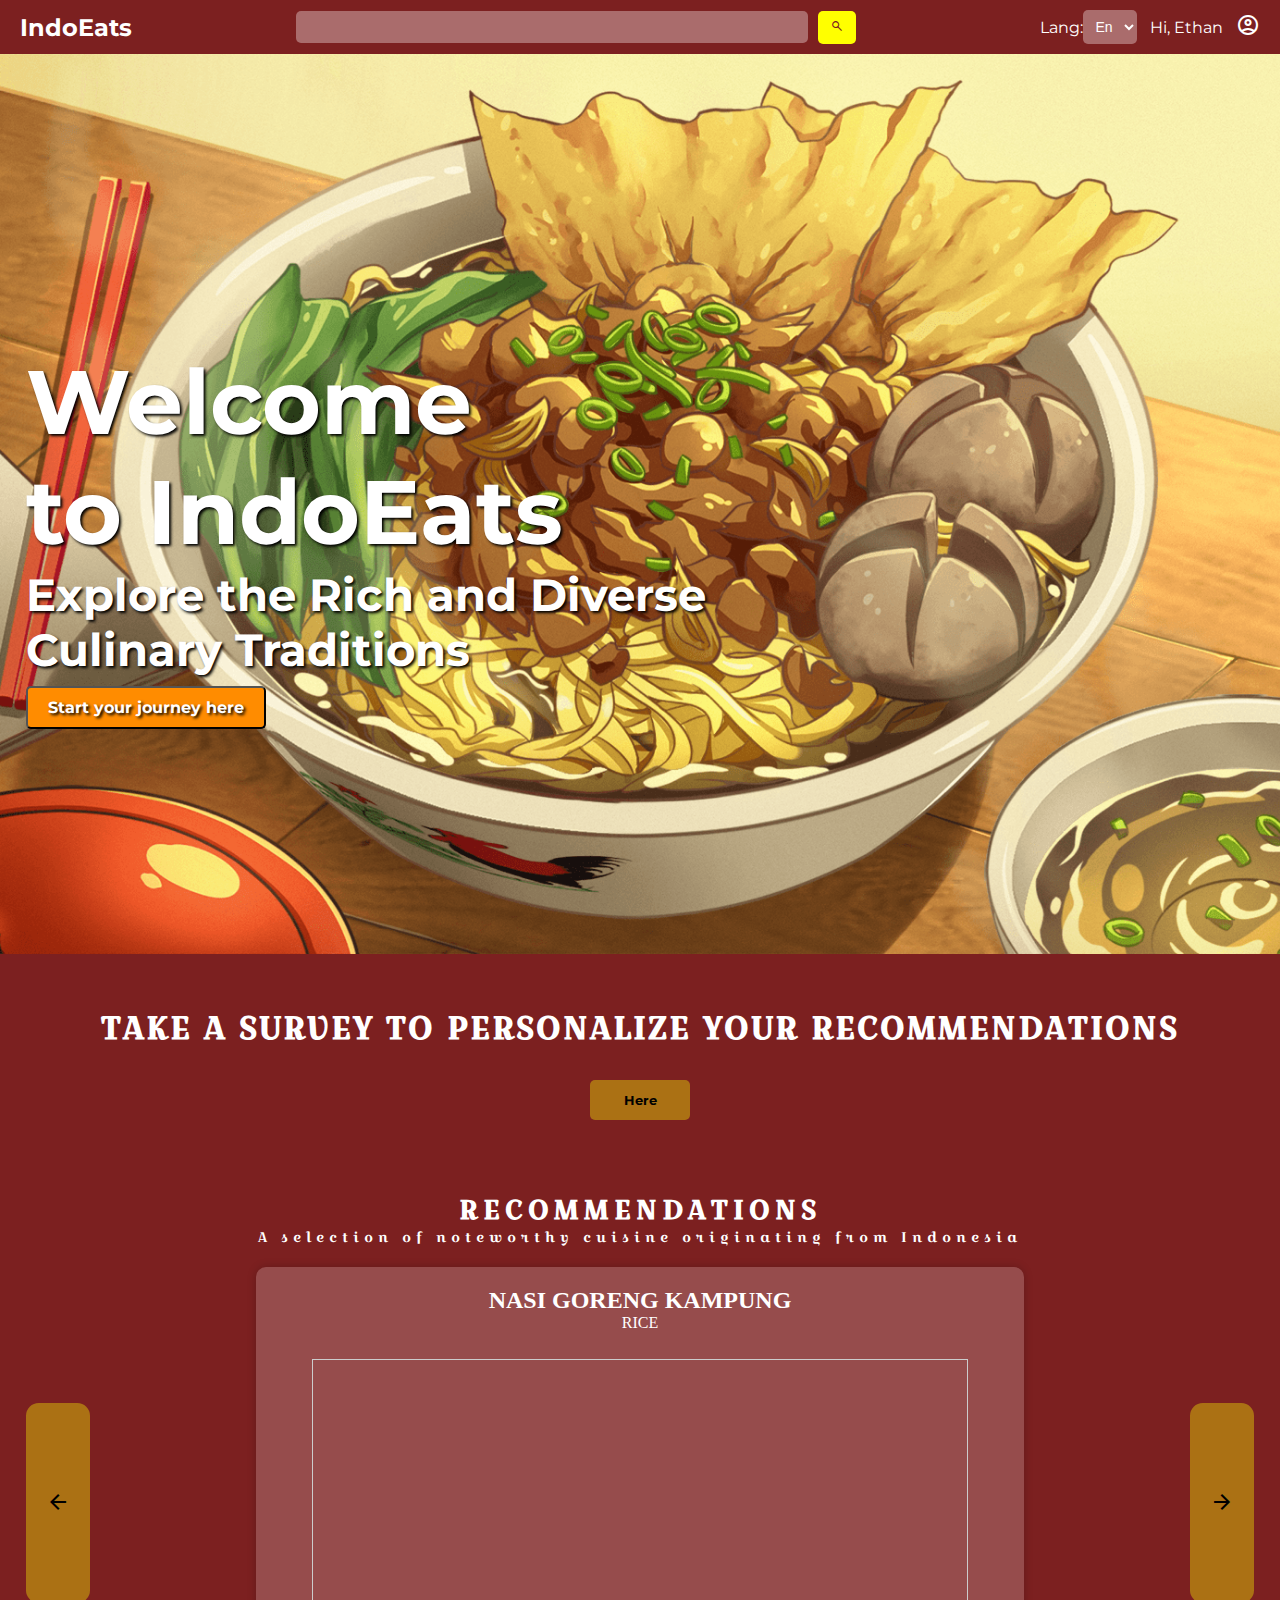
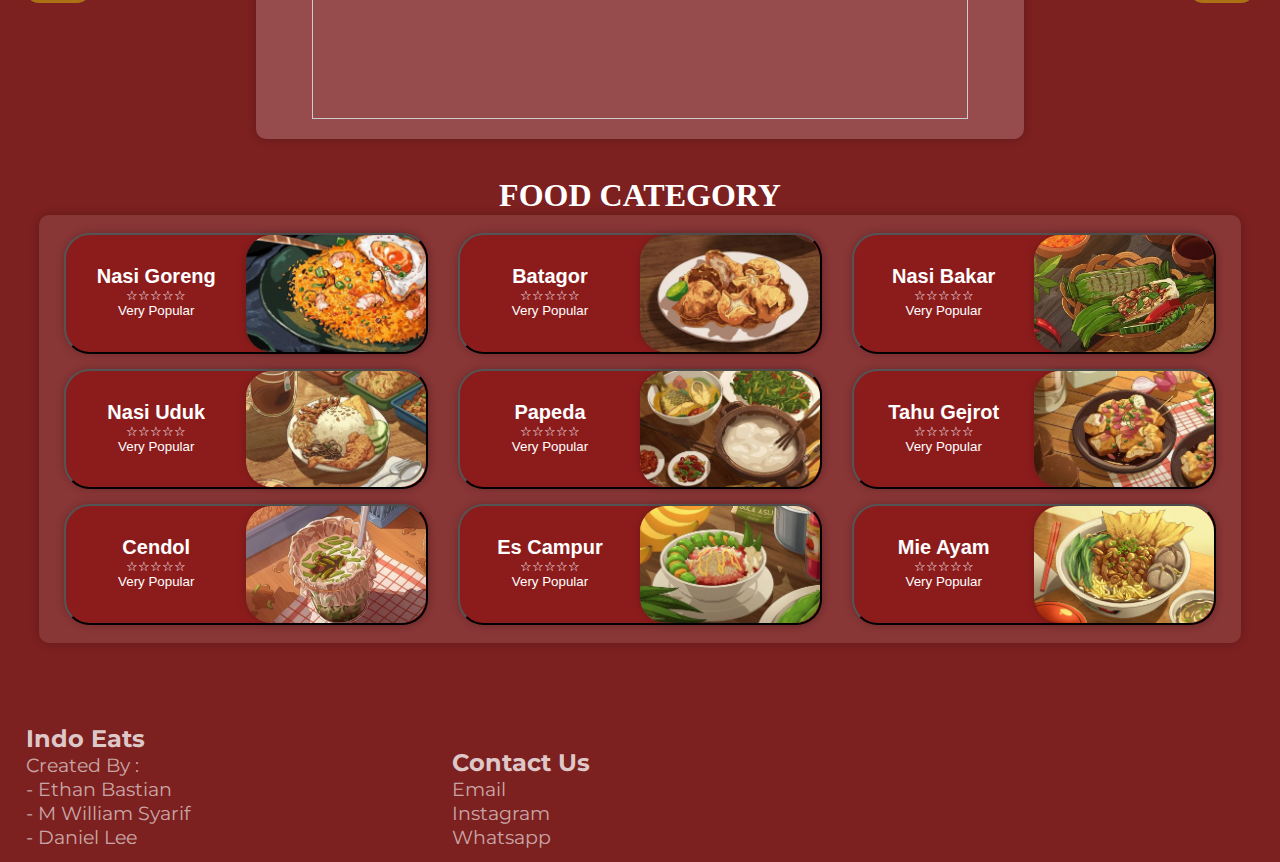
<file: index.html>
<!DOCTYPE html>
<html lang="en">
<head>
    <meta charset="UTF-8">
    <meta name="viewport" content="width=device-width, initial-scale=1.0">
    <link rel="stylesheet" href="style.css">
    <title>Flavours of Indonesia</title>
    <link rel="preconnect" href="https://fonts.googleapis.com">
    <link rel="preconnect" href="https://fonts.gstatic.com" crossorigin>
    <link href="https://fonts.googleapis.com/css2?family=Montserrat:ital,wght@0,300;0,500;0,600;1,300&display=swap" rel="stylesheet">
    <link rel="stylesheet" href="https://fonts.googleapis.com/css2?family=Material+Symbols+Outlined:opsz,wght,FILL,GRAD@24,400,0,0" />
    <link rel="preconnect" href="https://fonts.googleapis.com">
    <link rel="preconnect" href="https://fonts.gstatic.com" crossorigin>
    <link href="https://fonts.googleapis.com/css2?family=Merriweather:wght@300&display=swap" rel="stylesheet">
    <script src="script.js"></script>
    <link rel="apple-touch-icon" sizes="180x180" href="assets/favicon/apple-touch-icon.png">
    <link rel="icon" type="image/png" sizes="32x32" href="assets/favicon/favicon-32x32.png">
    <link rel="icon" type="image/png" sizes="16x16" href="assets/favicon/favicon-16x16.png">
    <link rel="manifest" href="assets/favicon/site.webmanifest">
    <link rel="preconnect" href="https://fonts.googleapis.com">
    <link rel="preconnect" href="https://fonts.gstatic.com" crossorigin>
    <link rel="preconnect" href="https://fonts.googleapis.com">
    <link rel="preconnect" href="https://fonts.gstatic.com" crossorigin>
    <link href="https://fonts.googleapis.com/css2?family=Croissant+One&display=swap" rel="stylesheet">
    <link href="https://fonts.googleapis.com/css2?family=Montserrat&display=swap" rel="stylesheet">
    <link rel="stylesheet" href="https://fonts.googleapis.com/css2?family=Material+Symbols+Outlined:opsz,wght,FILL,GRAD@24,400,0,0" />
    <link rel="stylesheet" href="https://fonts.googleapis.com/css2?family=Material+Symbols+Outlined:opsz,wght,FILL,GRAD@24,400,0,0" />
    <link rel="stylesheet" href="https://fonts.googleapis.com/css2?family=Material+Symbols+Outlined:opsz,wght,FILL,GRAD@24,400,0,0" />

<!-- P WILLIAM ASW -->

</head>
<body>
    <header>
        <nav class="navbar">
            <div class="logo">
                <a href="#" id="title-navbar">IndoEats</a>
            </div>
            <div class="search-box">
                <div class="search-input">
                    <input type="text">
                    <span class="placeholder-fade"></span>
                </div>
                <button type="submit" class="search-button">
                    <span class="material-symbols-outlined">search</span>
                </button>
            </div>
            <div class="language-switcher">
                <label for="language-toggle">Lang:</label>
                <select id="language-toggle">
                    <option value="en">En</option>
                    <option value="es">Es</option>
                    <option value="fr">Fr</option>
                </select>
                <div class="navbar-username">
                    <p> Hi, Ethan </p>
                    <p class="navbar-profile-pict"> 
                        <span class="material-symbols-outlined">
                            account_circle
                            </span>
                    </p>
                </div>
            </div>

        </nav>
    </header>

    <nav class="mobile-navbar-top">
        <div class="navbar-username">
            <p> Hi, Ethan </p>
            <p class="navbar-profile-pict"> 
                <span class="material-symbols-outlined">
                    account_circle
                    </span>
            </p>
        </div>
    </nav>
    
    <nav class="mobile-navbar-bottom">
        <div class="search-box">
            <div class="search-input">
                <input type="text">
                <span class="placeholder-fade"></span>
            </div>
            <button type="submit" class="search-button">
                <span class="material-symbols-outlined">search</span>
            </button>
        </div>
    </nav>

    <div class="home">
        <div class="button">
            <button id="scroll-button">Start your journey here</button>
        </div>
        <h2>Explore the Rich and Diverse Culinary Traditions</h2>
        <h1>Welcome to IndoEats</h1>
    </div>

    <div class="form-referer">
        <h1>TAKE A SURVEY TO PERSONALIZE YOUR RECOMMENDATIONS</h1>
        <a href="form.html" ><button>Here</button></a>
    </div>

    <div class="recommendation-header">
        <h1>RECOMMENDATIONS</h1>
        <p>A selection of noteworthy cuisine originating from Indonesia</p>
    </div>

    <div class="recomendation-part">
        <button class="scroll-button-left" onclick="scrollContent('left')"><span class="material-symbols-outlined">
            arrow_back
            </span>
        </button>


        <div class="recomendation" id="next-section">
            <div class="recomendation-box-header">
                <h2 class="dish-name">NASI GORENG KAMPUNG</h2>
                <p class="dish-category"> RICE</p>
            </div>
            
            <div class="rec-box-bottom">
                <iframe src="https://www.google.com/maps/embed?pb=!1m18!1m12!1m3!1d3984.4206921549735!2d104.75926447651091!3d-2.9806537320524624!2m3!1f0!2f0!3f0!3m2!1i1024!2i768!4f13.1!3m3!1m2!1s0x2e3b761205c9b9b1%3A0xd6b7a78ad73e9608!2sNasi%20Goreng%20Mang%20Ujuk!5e0!3m2!1sen!2sid!4v1696070891512!5m2!1sen!2sid" width="100%" height="100%" style="border:0;" allowfullscreen="" loading="lazy" referrerpolicy="no-referrer-when-downgrade"></iframe>
            </div>
            
            
            
        </div>
        <button class="scroll-button-right" onclick="scrollContent('right')"><span class="material-symbols-outlined">
            arrow_forward
            </span></button>

        
        </div>
        <div class="mobile-button">
            <button class="scroll-button-left" onclick="scrollContent('left')"><span class="material-symbols-outlined">
                arrow_back
                </span>
            </button>
            <button class="scroll-button-right" onclick="scrollContent('right')"><span class="material-symbols-outlined">
                arrow_forward
                </span></button>
        </div>

    <div class="category"> 
        <h1>FOOD CATEGORY</h1>
        <div class="list-category">
            <div class="nasi">
                <button class="rec-new">
                    <div class="rec-left">
                        <h1 class="rec-title">Nasi Goreng</h1>
                        <p>☆☆☆☆☆</p>
                        <p>Very Popular</p>
                    </div>
                    <div class="rec-right">
                        <img src="assets/photo/nasi-goreng.jpg" alt="" class="desc-img">
                    </div>
                
                </button>
            </div>
            <div class="nasi">
                <button class="rec-new">
                    <div class="rec-left">
                        <h1 class="rec-title">Batagor</h1>
                        <p>☆☆☆☆☆</p>
                        <p>Very Popular</p>
                    </div>
                    <div class="rec-right">
                        <img src="assets/photo/batagor.jpg" alt="" class="desc-img">
                    </div>
                
                </button>
            </div>
            <div class="nasi">
                <button class="rec-new">
                    <div class="rec-left">
                        <h1 class="rec-title">Nasi Bakar</h1>
                        <p>☆☆☆☆☆</p>
                        <p>Very Popular</p>
                    </div>
                    <div class="rec-right">
                        <img src="assets/photo/nasi-bakar.jpg" alt="" class="desc-img">
                    </div>
                
                </button>
            </div>
            <div class="nasi">
                <button class="rec-new">
                    <div class="rec-left">
                        <h1 class="rec-title">Nasi Uduk</h1>
                        <p>☆☆☆☆☆</p>
                        <p>Very Popular</p>
                    </div>
                    <div class="rec-right">
                        <img src="assets/photo/nasi-uduk.jpg" alt="" class="desc-img">
                    </div>
                
                </button>
            </div>
            <div class="nasi">
                <button class="rec-new">
                    <div class="rec-left">
                        <h1 class="rec-title">Papeda</h1>
                        <p>☆☆☆☆☆</p>
                        <p>Very Popular</p>
                    </div>
                    <div class="rec-right">
                        <img src="assets/photo/papeda.jpg" alt="" class="desc-img">
                    </div>
                
                </button>
            </div>
            <div class="nasi">
                <button class="rec-new">
                    <div class="rec-left">
                        <h1 class="rec-title">Tahu Gejrot</h1>
                        <p>☆☆☆☆☆</p>
                        <p>Very Popular</p>
                    </div>
                    <div class="rec-right">
                        <img src="assets/photo/tahu-gejrot.jpg" alt="" class="desc-img">
                    </div>
                
                </button>
            </div>
            <div class="nasi">
                <button class="rec-new">
                    <div class="rec-left">
                        <h1 class="rec-title">Cendol</h1>
                        <p>☆☆☆☆☆</p>
                        <p>Very Popular</p>
                    </div>
                    <div class="rec-right">
                        <img src="assets/photo/cendol.jpg" alt="" class="desc-img">
                    </div>
                
                </button>
            </div>
            <div class="nasi">
                <button class="rec-new">
                    <div class="rec-left">
                        <h1 class="rec-title">Es Campur</h1>
                        <p>☆☆☆☆☆</p>
                        <p>Very Popular</p>
                    </div>
                    <div class="rec-right">
                        <img src="assets/photo/es-campur.jpg" alt="" class="desc-img">
                    </div>
                
                </button>
            </div>
            <div class="nasi">
                <button class="rec-new">
                    <div class="rec-left">
                        <h1 class="rec-title">Mie Ayam</h1>
                        <p>☆☆☆☆☆</p>
                        <p>Very Popular</p>
                    </div>
                    <div class="rec-right">
                        <img src="assets/photo/home.png" alt="" class="desc-img">
                    </div>
                
                </button>
            </div>
        </div>
    </div>

   
    <footer class="desktop-footer">
        <div class="object-left">
            
        </div>
        <div class="left">
            <h2>Indo Eats</h2>
            <ul>
                <li><p>Created By :</p></li>
                <li><p>- Ethan Bastian</p></li>
                <li><p>- M William Syarif</p></li>
                <li><p>- Daniel Lee</p></li>
              </ul>
        </div>
        <!-- <div class="middle">
            <h2>Indo Eats</h2>
            <ul>
                <li><p>Created By :</p></li>
                <li><p>- Ethan Bastian</p></li>
                <li><p>- M William Syarif</p></li>
                <li><p>- Daniel Lee</p></li>
              </ul>
        </div> -->
        <div class="right">
            <h2>Contact Us</h2>
            <ul>
                <li><p><a href="mailto:ethanbastian11@gmail.com">Email</a></p></li>
                <li><p><a href="https://instagram.com/bastianeth__">Instagram</a></p></li>
                <li><p><a href="https://wa.me/6281368449686">Whatsapp</a></p></li>
              </ul>
        </div>
    </footer>

    <footer class="mobile-footer">
        <div class="object-left">
            <div class="left">
                <h2>Indo Eats</h2>
                <ul>
                    <li><p>Created By :</p></li>
                    <li><p>- Ethan Bastian</p></li>
                    <li><p>- Daniel Lee</p></li>
                    <li><p>- M William Syarif</p></li>
                </ul>
            </div>
            <!-- <div class="middle">
                <h2>Indo Eats</h2>
                <ul>
                    <li><p>Created By :</p></li>
                    <li><p>- Ethan Bastian</p></li>
                    <li><p>- M William Syarif</p></li>
                    <li><p>- Daniel Lee</p></li>
                </ul>
            </div> -->
        </div>
            

        <div class="right">
            <h2>Contact Us</h2>
            <ul>
                <li><p><a href="https://wa.me/6281368449686">Whatsapp</a></p></li>
                <li><p><a href="https://instagram.com/bastianeth__">Instagram</a></p></li>
                <li><p><a href="mailto:ethanbastian11@gmail.com">Email</a></p></li>
              </ul>
        </div>
    </footer>
</body>
</html>
</file>
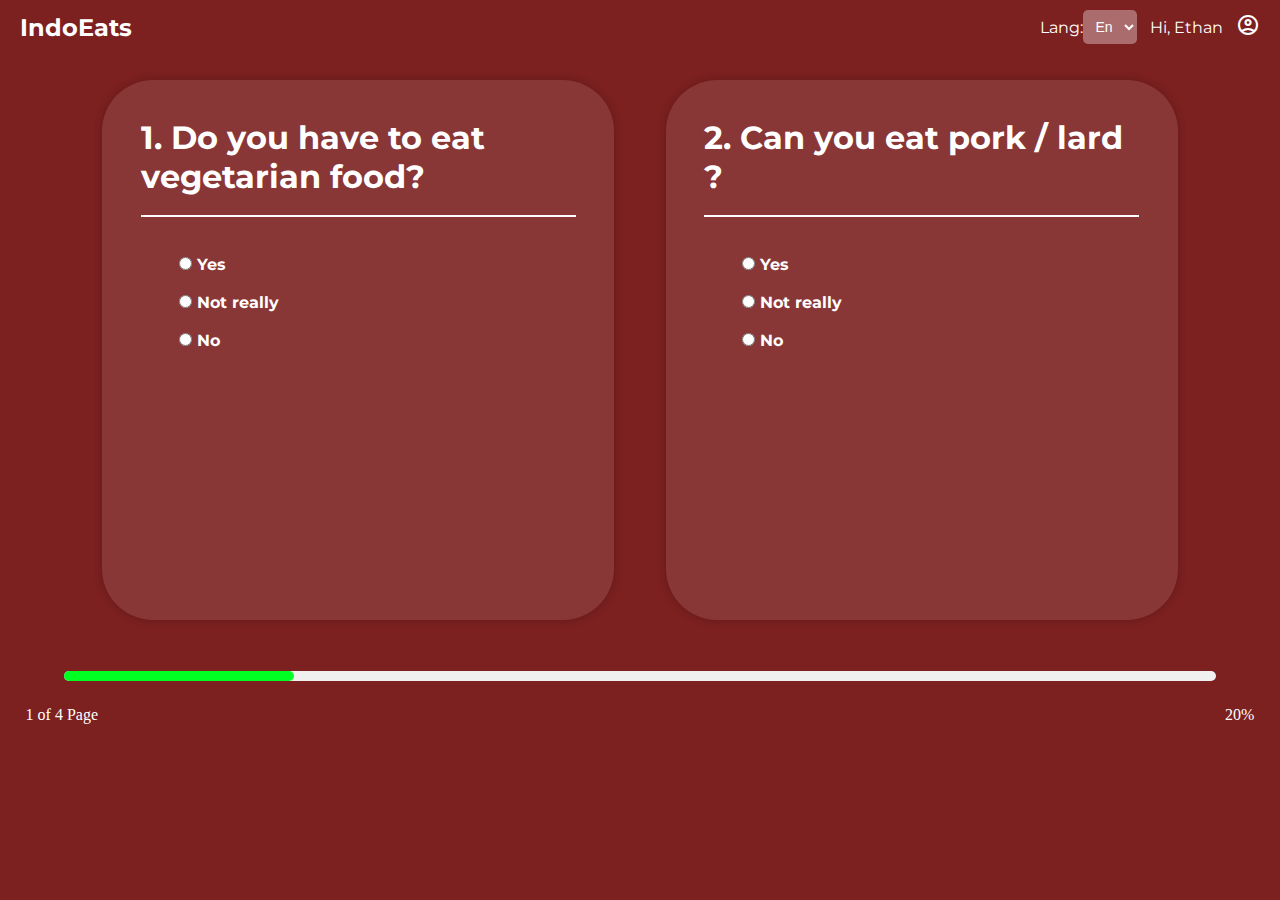
<file: form.html>
<!DOCTYPE html>
<html lang="en">
<head>
    <meta charset="UTF-8">
    <meta name="viewport" content="width=device-width, initial-scale=1.0">
    <link rel="stylesheet" href="style.css">
    <link rel="preconnect" href="https://fonts.googleapis.com">
    <link rel="preconnect" href="https://fonts.gstatic.com" crossorigin>
    <link href="https://fonts.googleapis.com/css2?family=Montserrat:ital,wght@0,300;0,500;0,600;1,300&display=swap" rel="stylesheet">
    <link rel="stylesheet" href="https://fonts.googleapis.com/css2?family=Material+Symbols+Outlined:opsz,wght,FILL,GRAD@24,400,0,0" />
    <link rel="preconnect" href="https://fonts.googleapis.com">
    <link rel="preconnect" href="https://fonts.gstatic.com" crossorigin>
    <link href="https://fonts.googleapis.com/css2?family=Merriweather:wght@300&display=swap" rel="stylesheet">
    <script src="script.js"></script>
    <link rel="apple-touch-icon" sizes="180x180" href="assets/favicon/apple-touch-icon.png">
    <link rel="icon" type="image/png" sizes="32x32" href="assets/favicon/favicon-32x32.png">
    <link rel="icon" type="image/png" sizes="16x16" href="assets/favicon/favicon-16x16.png">
    <link rel="manifest" href="assets/favicon/site.webmanifest">
    <link rel="preconnect" href="https://fonts.googleapis.com">
    <link rel="preconnect" href="https://fonts.gstatic.com" crossorigin>
    <link rel="preconnect" href="https://fonts.googleapis.com">
    <link rel="preconnect" href="https://fonts.gstatic.com" crossorigin>
    <link href="https://fonts.googleapis.com/css2?family=Croissant+One&display=swap" rel="stylesheet">
    <link href="https://fonts.googleapis.com/css2?family=Montserrat&display=swap" rel="stylesheet">
    <link rel="stylesheet" href="https://fonts.googleapis.com/css2?family=Material+Symbols+Outlined:opsz,wght,FILL,GRAD@24,400,0,0" />
    <link rel="stylesheet" href="https://fonts.googleapis.com/css2?family=Material+Symbols+Outlined:opsz,wght,FILL,GRAD@24,400,0,0" />
    <link rel="stylesheet" href="https://fonts.googleapis.com/css2?family=Material+Symbols+Outlined:opsz,wght,FILL,GRAD@24,400,0,0" />
    <meta charset="UTF-8">
    <meta name="viewport" content="width=device-width, initial-scale=1.0">
    <title>Survey</title>

    
</head>
<body class="form">
    <header>
        <nav class="navbar">
            <div class="logo">
                <a href="index.html" id="title-navbar">IndoEats</a>
            </div>
            <!-- <div class="search-box">
                <div class="search-input">
                    <input type="text">
                    <span class="placeholder-fade"></span>
                </div>
                <button type="submit" class="search-button">
                    <span class="material-symbols-outlined">search</span>
                </button>
            </div> -->
            <div class="language-switcher">
                <label for="language-toggle">Lang:</label>
                <select id="language-toggle">
                    <option value="en">En</option>
                    <option value="es">Es</option>
                    <option value="fr">Fr</option>
                </select>
                <div class="navbar-username">
                    <p> Hi, Ethan </p>
                    <p class="navbar-profile-pict"> 
                        <span class="material-symbols-outlined">
                            account_circle
                            </span>
                    </p>
                </div>
            </div>

        </nav>
    </header>

    <nav class="mobile-navbar-top">
        <div class="navbar-username">
            <p> Hi, Ethan </p>
            <p class="navbar-profile-pict"> 
                <span class="material-symbols-outlined">
                    account_circle
                    </span>
            </p>
        </div>
    </nav>
    
    <nav class="mobile-navbar-bottom">
        <div class="search-box">
            <div class="search-input">
                <input type="text">
                <span class="placeholder-fade"></span>
            </div>
            <button type="submit" class="search-button">
                <span class="material-symbols-outlined">search</span>
            </button>
        </div>
    </nav>

    <div class="quiz">
        <div class="quiz-left">
            <div class="question">
                <h1>1. Do you have to eat vegetarian food?</h1>
                <br>
                <hr style="border: 1px solid #ffffff;">
                <form class="awnser">
                    <label>
                        <input type="radio" name="answer" value="yes"> Yes
                    </label>
                    <br>
                    <label>
                        <input type="radio" name="answer" value="not-really"> Not really
                    </label>
                    <br>
                    <label>
                        <input type="radio" name="answer" value="no"> No
                    </label>
                </form>
            </div>
            
        </div>
        <div class="quiz-right">
            <div class="question">
                <h1>2. Can you eat pork / lard ?</h1>
                <br>
                <hr style="border: 1px solid #ffffff;">
                <form class="awnser">
                    <label>
                        <input type="radio" name="answer" value="yes"> Yes
                    </label>
                    <br>
                    <label>
                        <input type="radio" name="answer" value="not-really"> Not really
                    </label>
                    <br>
                    <label>
                        <input type="radio" name="answer" value="no"> No
                    </label>
                </form>
            </div>
            
        </div>
    </div>
    <div class="status">
        <div class="statusbar">
            <div class="progressbar"></div>
        </div>
    </div>

    <div class="bottom-stats">
        <p>1 of 4 Page</p>
        <p>20%</p>
    </div>
    
</body>
</html>
</file>
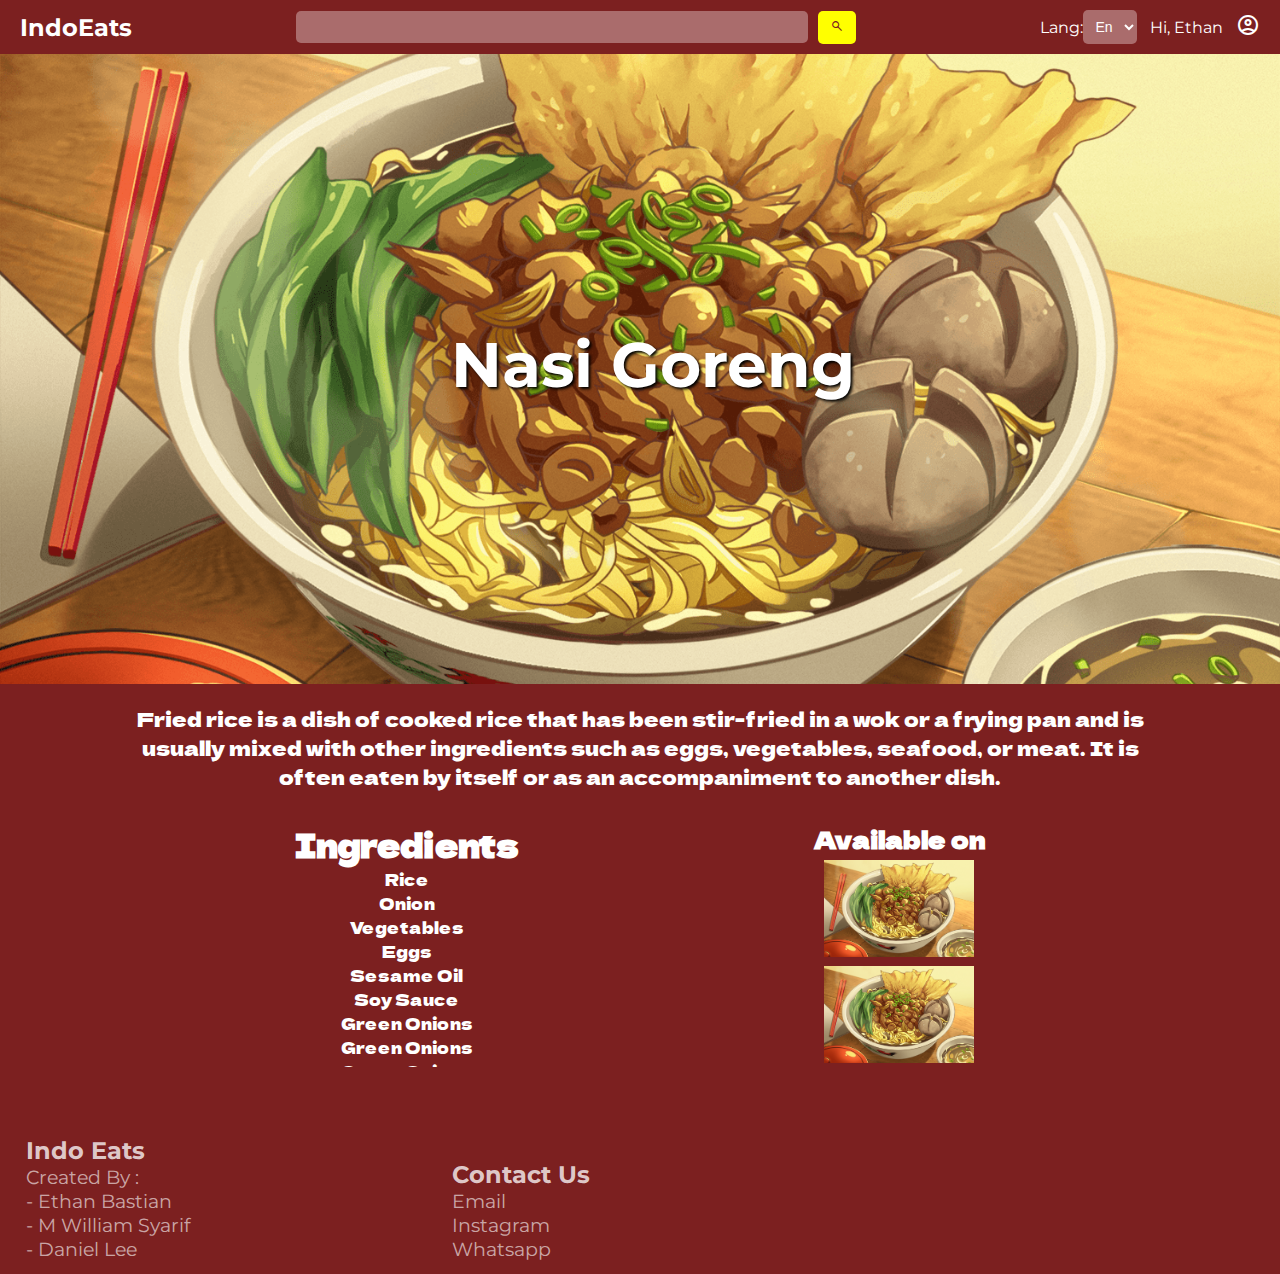
<file: nasi.html>
<!DOCTYPE html>
<html lang="en">
<head>
    <meta charset="UTF-8">
    <meta name="viewport" content="width=device-width, initial-scale=1.0">
    <link rel="stylesheet" href="style.css">
    <title>Flavours of Indonesia</title>
    <link rel="preconnect" href="https://fonts.googleapis.com">
    <link rel="preconnect" href="https://fonts.gstatic.com" crossorigin>
    <link href="https://fonts.googleapis.com/css2?family=Montserrat:ital,wght@0,300;0,500;0,600;1,300&display=swap" rel="stylesheet">
    <link rel="stylesheet" href="https://fonts.googleapis.com/css2?family=Material+Symbols+Outlined:opsz,wght,FILL,GRAD@24,400,0,0" />
    <link rel="preconnect" href="https://fonts.googleapis.com">
    <link rel="preconnect" href="https://fonts.gstatic.com" crossorigin>
    <link href="https://fonts.googleapis.com/css2?family=Merriweather:wght@300&display=swap" rel="stylesheet">
    <script src="script.js"></script>
    <link rel="apple-touch-icon" sizes="180x180" href="assets/favicon/apple-touch-icon.png">
    <link rel="icon" type="image/png" sizes="32x32" href="assets/favicon/favicon-32x32.png">
    <link rel="icon" type="image/png" sizes="16x16" href="assets/favicon/favicon-16x16.png">
    <link rel="manifest" href="assets/favicon/site.webmanifest">
    <link rel="preconnect" href="https://fonts.googleapis.com">
    <link rel="preconnect" href="https://fonts.gstatic.com" crossorigin>
    <link rel="preconnect" href="https://fonts.googleapis.com">
<link rel="preconnect" href="https://fonts.gstatic.com" crossorigin>
<link href="https://fonts.googleapis.com/css2?family=Croissant+One&display=swap" rel="stylesheet">
    <link href="https://fonts.googleapis.com/css2?family=Montserrat&display=swap" rel="stylesheet">
    <link rel="stylesheet" href="https://fonts.googleapis.com/css2?family=Material+Symbols+Outlined:opsz,wght,FILL,GRAD@24,400,0,0" />
    <link rel="preconnect" href="https://fonts.googleapis.com">
<link rel="preconnect" href="https://fonts.gstatic.com" crossorigin>
<link href="https://fonts.googleapis.com/css2?family=Dela+Gothic+One&display=swap" rel="stylesheet">



</head>
<body>
    <nav class="navbar">
        <div class="logo">
            <a href="#" id="title-navbar">IndoEats</a>
        </div>
        <div class="search-box">
            <div class="search-input">
                <input type="text">
                <span class="placeholder-fade"></span>
            </div>
            <button type="submit" class="search-button">
                <span class="material-symbols-outlined">search</span>
            </button>
        </div>
        <div class="language-switcher">
            <label for="language-toggle">Lang:</label>
            <select id="language-toggle">
                <option value="en">En</option>
                <option value="es">Es</option>
                <option value="fr">Fr</option>
            </select>
            <div class="navbar-username">
                <p> Hi, Ethan </p>
                <p class="navbar-profile-pict"> 
                    <span class="material-symbols-outlined">
                        account_circle
                        </span>
                </p>
            </div>
        </div>

    </nav>
</header>

<nav class="mobile-navbar-top">
    <div class="navbar-username">
        <p> Hi, Ethan </p>
        <p class="navbar-profile-pict"> 
            <span class="material-symbols-outlined">
                account_circle
                </span>
        </p>
    </div>
</nav>

<nav class="mobile-navbar-bottom">
    <div class="search-box">
        <div class="search-input">
            <input type="text">
            <span class="placeholder-fade"></span>
        </div>
        <button type="submit" class="search-button">
            <span class="material-symbols-outlined">search</span>
        </button>
    </div>
</nav>

    <div class="sub-home">
        <h2>Nasi Goreng</h2>
    </div>
    <div class="sub-main">
        <div class="sub-desc">
        <p>Fried rice is a dish of cooked rice that has been stir-fried in a wok or a frying pan and is usually mixed with other ingredients such as eggs, vegetables, seafood, or meat. It is often eaten by itself or as an accompaniment to another dish.</p>
        </div>
        <div class="sub-complicated">
        <div class="ingredient">
            <div><h1>Ingredients</h1></div>
            <div class="ingredient-list">
                <ul>
                    <li>Rice</li>
                    <li>Onion</li>
                    <li>Vegetables</li>
                    <li>Eggs</li>
                    <li>Sesame Oil</li>
                    <li>Soy Sauce</li>
                    <li>Green Onions</li>
                    <li>Green Onions</li>
                    <li>Green Onions</li>
                    <li>Green Onions</li>
                    <li>Green Onions</li>
                    <li>Green Onions</li>
                    <li>Green Onions</li>
                </ul>
            </div>
        </div>
        <!-- <h1>Ingredients:</h1>
        <ul class="sub-ul">
            <li>Rice</li>
            <li>Onion</li>
            <li>Vegetables</li>
            <li>Eggs</li>
            <li>Sesame Oil</li>
            <li>Soy Sauce</li>
            <li>Green Onions</li>
        </ul> -->
            <div class="delivery">
                <h2>Available on</h2>
                <img src="assets/photo/home.png" alt="">
                <img src="assets/photo/home.png" alt="">
            </div>
        </div>
    </div>



   
    <footer class="desktop-footer">
        <div class="object-left">
            
        </div>
        <div class="left">
            <h2>Indo Eats</h2>
            <ul>
                <li><p>Created By :</p></li>
                <li><p>- Ethan Bastian</p></li>
                <li><p>- M William Syarif</p></li>
                <li><p>- Daniel Lee</p></li>
              </ul>
        </div>
        <!-- <div class="middle">
            <h2>Indo Eats</h2>
            <ul>
                <li><p>Created By :</p></li>
                <li><p>- Ethan Bastian</p></li>
                <li><p>- M William Syarif</p></li>
                <li><p>- Daniel Lee</p></li>
              </ul>
        </div> -->
        <div class="right">
            <h2>Contact Us</h2>
            <ul>
                <li><p><a href="mailto:ethanbastian11@gmail.com">Email</a></p></li>
                <li><p><a href="https://instagram.com/bastianeth__">Instagram</a></p></li>
                <li><p><a href="https://wa.me/6281368449686">Whatsapp</a></p></li>
              </ul>
        </div>
    </footer>

    <footer class="mobile-footer">
        <div class="object-left">
            <div class="left">
                <h2>Indo Eats</h2>
                <ul>
                    <li><p>Created By :</p></li>
                    <li><p>- Ethan Bastian</p></li>
                    <li><p>- Daniel Lee</p></li>
                    <li><p>- M William Syarif</p></li>
                </ul>
            </div>
            <!-- <div class="middle">
                <h2>Indo Eats</h2>
                <ul>
                    <li><p>Created By :</p></li>
                    <li><p>- Ethan Bastian</p></li>
                    <li><p>- M William Syarif</p></li>
                    <li><p>- Daniel Lee</p></li>
                </ul>
            </div> -->
        </div>
            

        <div class="right">
            <h2>Contact Us</h2>
            <ul>
                <li><p><a href="https://wa.me/6281368449686">Whatsapp</a></p></li>
                <li><p><a href="https://instagram.com/bastianeth__">Instagram</a></p></li>
                <li><p><a href="mailto:ethanbastian11@gmail.com">Email</a></p></li>
              </ul>
        </div>
    </footer>
</body>
</html>
</file>
<file: style.css>
/**
 * @author  IGS Web developer
 * @email ethanbastian11@gmail.com
 * @create date 2023-09-28 14:22:25
 */
/* Reset some default styles */
* {
    margin: 0;
    padding: 0;
    box-sizing: border-box;
}

.status {
    display: flex;
    justify-content: center;
    align-items: center;
    flex-direction: column;
}

.bottom-stats {
    display: flex;
    color: #FFFFFF;
    justify-content: space-between;
    margin-left: 2vw;
    margin-right: 2vw;

}

.statusbar {
    display: flex;
    margin: 2vw;
    background-color: #f0f0f0;
    height: 10px;
    width: 90%;
    border-radius: 2vh;
}

.progressbar {
    background-color: #00ff22; /* Color of the progress bar */
    height: 100%;
    width: 20%; /* 20% represents one of the 8 pages */
    border-radius: 2vh;
}


.awnser {
    display: flex;
    margin: 3vw;
    flex-direction: column;
    justify-content: flex-start;

}

.quiz {
    font-weight: bold !important ;
    font-family: 'Montserrat', sans-serif;
    display: flex;
    justify-content: center;
    align-items: center;
    color: #FFFFFF
}

.mobile-button {
    display: none;
}

.quiz .quiz-left {
    min-width: 40vw;
    max-width: 40vw;
    background-color: rgba(255, 255, 255, 0.1); /* Background color with transparency */
    box-shadow: 0px 0px 10px rgba(0, 0, 0, 0.2); /* Box shadow for a floating effect */
    border-radius: 4vw; /* Rounded corners for a glass-like appearance */
    min-height: 60vh;
    margin : 2vw;

}


.quiz .quiz-right {
    min-width: 40vw;
    max-width: 40vw;
    background-color: rgba(255, 255, 255, 0.1); /* Background color with transparency */
    box-shadow: 0px 0px 10px rgba(0, 0, 0, 0.2); /* Box shadow for a floating effect */
    border-radius: 4vw; /* Rounded corners for a glass-like appearance */
    min-height: 60vh;
    margin : 2vw;
}

.question {
    display: flex;
    flex-direction: column;
    margin: 3vw;
}
.category {
    margin: 3vw;
    display: flex;
    flex-wrap: wrap;
    max-width: 100vw;
    height: max-content;
    align-items: center;
    justify-content: center;
    flex-direction: column;
}

.list-category {
    display: flex;
    flex-wrap: wrap;
    background-color: rgba(255, 255, 255, 0.1); /* Background color with transparency */
    box-shadow: 0px 0px 10px rgba(0, 0, 0, 0.2); /* Box shadow for a floating effect */
    border-radius: 10px; /* Rounded corners for a glass-like appearance */
    padding: 20px;
    min-width: 95%;
    justify-content: space-evenly;
}

.list-category {
    display: flex;
    min-width: 25%;
    margin: 1px;
    padding: 10px;
    box-sizing: border-box;
    align-items: center;
    justify-content: center;
}

.nasi {
    display: flex;
    margin: auto;
    padding: 7.5px;
    box-sizing: border-box;
    align-items: center;
    justify-content: center;
    flex: 0 0 calc(32% - 10px);
}

.recomendation {
    display: flex;
    justify-content: center;
    align-items: center;
    min-width: 60vw;
    min-height: calc(max-content * 1.5);
    flex-direction: column;
    background-color: rgba(255, 255, 255, 0.2); /* Background color with transparency */
    box-shadow: 0px 0px 10px rgba(0, 0, 0, 0.2); /* Box shadow for a floating effect */
    border-radius: 10px; /* Rounded corners for a glass-like appearance */
    padding: 20px;
    color: #fff;

}

.rec-box-bottom {
    overflow: auto;
    border: 0.25px solid #ccc;
    width: 90%;
    height: 40vh;
    
}

.recomendation-box-header {
    display: flex;
    justify-content: flex-start;
    width: 100%;
    flex-direction: column;
    align-items: center;
    height: 30%;
    padding-bottom: 3vh;
}

.recomendation-box-bottom {
    display: flex;
    height: 50vh;
}

/* Apply your color palette */
:root {
    --primary-red: #FF0000;
    --primary-yellow: #ffff00;
    --primary-orange: #FF8C00;
    --support-brown: #7c2020;
    --support-white: #FFFFFF;
    --support-gray: #c39393a8;
}

a {
    text-decoration: none;
  }
  
body { 
    background: var(--support-brown);
}

.home {
    /* Set the background image and its properties */
    background-image: url('assets/photo/home.png');
    background-size: cover; 
    background-position: center; 
    background-repeat: no-repeat; 
    width: 100%; 
    height: 100vh; 
    display: flex;
    flex-direction: column-reverse;
  }


.home h1 {
    font-family: 'Montserrat', sans-serif;
    font-size: 10vh;
    color: #ffffff;
    width: 65vh;
    text-shadow: 2px 2px 3px rgba(0, 0, 0, 1);
    padding-left: 2vw;
}

.home h2 {
    font-family: 'Montserrat', sans-serif;
    font-size: 5vh;
    color: #ffffff;
    text-shadow: 2px 2px 3px rgba(0, 0, 0, 1);
    padding-left: 2vw;
    padding-bottom: 1vh;
    width: 65vw;
}

.button {
    padding-left: 2vw;
    padding-bottom: 25vh;
}

#title-navbar{
    font-weight: bold !important ;
    font-family: 'Montserrat', sans-serif;
}

.language-switcher {
    display: flex;
    align-items: center;
}

#language-toggle {
    height:fit-content
}

.navbar-username { 
    padding-left: 1vw;
    display: flex;
    align-items: center;
}

.navbar-profile-pict {
    padding-left: 1vw;
    height: auto;
    width: auto;
}

#scroll-button {
    background-color: var(--primary-orange); /* Background color */
    color: #fff; /* Text color */
    padding: 10px 20px; /* Padding around the button text */
    border-radius: 5px; /* Add rounded corners */
    cursor: pointer; /* Change the cursor to a pointer on hover */
    font-size: 16px; /* Font size */
    text-shadow: 2px 2px 3px rgba(0, 0, 0, 1);
    transition: background-color 0.3s ease-in-out; 
    font-family: 'Montserrat', sans-serif;
    font-weight: bold;
}

#scroll-button:hover {
    background-color: var(--primary-orange); /* Change background color on hover */
}


/* Style the navbar */
.navbar {
    background-color: var(--support-brown);
    display: flex;
    justify-content: space-between;
    align-items: center;
    padding: 10px 20px;
    color: var(--support-white);
    font-family: 'Montserrat', sans-serif;
}

.mobile-navbar-top {
    display : none;
    background-color: var(--support-brown);
    justify-content: space-between;
    align-items: center;
    padding: 10px 20px;
    color: var(--support-white);
    font-family: 'Montserrat', sans-serif;
}

.mobile-navbar-bottom {
    display : none;
    background-color: var(--support-brown);
    justify-content: center;
    align-items: center;
    padding-top: 10px;
    padding-bottom: 10px;
    color: var(--support-white);
    font-family: 'Montserrat', sans-serif;
}

footer {
    height: 20vh;
    background-color: #7c2020;
    display: flex;
    flex-direction: row;
    font-family: 'Montserrat', sans-serif;
    align-items: end;
    padding-bottom: 1vh;
    
}

footer .left, .middle, .right{
    width: 100vw;
    flex-basis: 33.33%;
    padding-bottom: 0.5vh;
  }

footer .left{
    display: flex;
    flex-direction: column;
    align-items: flex-start;
    
    
}

footer .middle {
    display: flex;
    flex-direction: column;
    align-items: flex-start;
}

footer .right {
    display: flex;
    flex-direction: column;
    align-items: flex-start;

}

footer h2  {
    color:#ffffffc6;
    padding-left: 2vw;
}


footer ul li p {
    font-size: 1.5vw;
    display: flex;
    flex-direction: column;
    align-items: flex-start;
    color:#ffffff9c;
    padding-left: 2vw;
    list-style-type: none;
    
}

footer a {
    color:#ffffff9c;
}

footer ul li {
    list-style-type: none;
}

.mobile-footer {
    display:none ;
}

.category {
    color: white;
}

.rec {
    color: white;
}

.rec p {
    font-size: 17px;
}

.rec img {
    width: 18vw;
    height: auto;
}


@media screen and (max-width: 600px) {


    .nasi {
        width: 80%;
    }

    .navbar {
        display: none;
    }
    .mobile-navbar-bottom {
        display: flex;
        align-items: center;
        position: fixed;
        bottom: 0px;
        margin: auto;
        height: 5vh;
        width: 100%;
        z-index: 100;
        
    }
    
    .desktop-footer {
        display: none;
    }

    .mobile-footer {
        display: flex;
        padding-bottom: 6vh;
        flex-direction: row;
        width: auto;
        height: auto
    }

    .mobile-footer .object-left {
        display: flex;
        flex-direction: column;
        width: 50vw;
    }

    .mobile-footer p {
        font-size: 2vh;
    }

    .mobile-navbar-top {
        display: flex; 
        height: 5vh;
        width: 100vw;
        z-index: 100;
        display: flex;
        position: fixed;
        top: 0;
    }

    .mobile-navbar-bottom .search-box .search-input input[type="text"] {
        width: 75vw; 
        padding-left: 1vw;
        padding-bottom: 0.5vh;
    }
    
    .mobile-navbar .search-box .search-button {
        padding-right: 1vw;
        padding-bottom: 0.5vh;
        padding-top: 0.5vh
    }

    .mobile-navbar-bottom .search-box {
        height: auto;
    }

    .home h1 {
        font-size: 15vw;
        width: 100vw;
    }

    .home h2 {
        font-size: 7.5vw;
        width: 75vw;
    }

    .home .button {
        padding-bottom: 9vh;
    }

    .mobile-navbar-top .navbar-username {
        padding-left: 0.5vw;
    }

    .rec{
        border-radius: 5px;

    }

    .scroll-button-left{
        display: none;
    }

    .scroll-button-right{
        display: none;
    }



    .recomendation {
        width: 100%;

    }

    .mobile-button {
        display: flex !important;
        justify-content: center;
        align-items: center;
    }

    .rec {
        min-width: 150% !important;
        padding-bottom: 1vh;
    }

    .bottom-stats {
        padding-bottom: 8vh;
    }

    .quiz {
        display: flex;
        flex-direction: column;
        padding-top: 8vh;
        
    }

    .quiz-left , .quiz-right {
        width : 80vw !important;
        margin: 2vh !important;
        max-width: none !important;
        max-height: none;
        height: max-content !important;
    }

}

/* williammmm, jingok proposal kito sdh bagus niannn 
BTW yg di ss cuma versi web ny, yg hape ny kalo minta di lampirke baru lampirke. 

maapkela kalo ak beken kw sengsaro nian ckny wkwkwkwk. benerin lah dulu versi ny buat web yang nasgor, ak ganti ganti dulu ini pake foto makanan/ asset ny sdh ak siapin*/

@media screen and (max-width: 610px) {
    .list-category {
        display: flex;
        flex-direction: column;
        margin: auto;
        justify-content: center;
    }

    .rec p {
        font-size: 25px;
    }
}
/* Style the logo */
.logo a {
    text-decoration: none;
    color: var(--support-white);
    font-size: 24px;
}

/* Style the search box and language switcher */
.search-language {
    display: flex;
    align-items: center;
}

.search-box {
    margin-right: 20px;
}

.search-box input[type="text"] {
    padding: 8px;
    border: none;
    border-radius: 5px;
    font-size: 14px;
    width: 40vw;
    background-color: #c39393a8;
    border-radius: 5px;
    border-color: #FF0000;
}

.search-box input[type="text"]::placeholder {
    color: #ffffff; 
    font-family: 'Merriweather', serif;
}

/* Add transitions for smooth opacity changes to the placeholder span */
.placeholder-fade {
    opacity: 0;
    transition: opacity 0.5s ease-in-out;
    position: absolute;
    top: 0;
    left: 0;
    right: 0;
    bottom: 0;
    pointer-events: none; /* Prevent interaction with the span */
}

/* Style the search box container */
.search-box {
    display: flex;
    align-items: center; /* Vertically align items */
}

/* Style the search input */
.search-input {
    position: relative;
    flex-grow: 1; /* Allow the input to grow and take available space */
}

/* Style the search button */
.search-button {
    background: none; /* Remove button background */
    border: none; /* Remove button border */
    cursor: pointer;
    padding: 0; /* Remove button padding */
    margin-left: 10px; /* Adjust spacing between input and button */
}


.search-box button {
    background-color: var(--primary-yellow);
    border: none;
    border-radius: 5px;
    padding: 8px 12px;
    color: var(--support-brown);
    cursor: pointer;
    font-size: 14px;
}
.search-box button span {
    font-size: 14px;
  }

.language-switcher select {
    padding: 8px;
    border: none;
    border-radius: 5px;
    font-size: 14px;
    background-color: var(--support-gray);
    color: var(--support-white);
}

.recommendation-centerer {
    display: flex;
    width: 100%;
    justify-content: space-evenly;
    align-items: center;
    background-color: var(--support-brown);
    padding-bottom: 4vh;
}

.scroll-button-left, .scroll-button-right {
    width: 5vw;
    height: 200px;
    border: none;
    border-radius: 0px;
    background-color: #ffff005d;
    overflow: hidden;
    border-radius: 1vw;
}

.scroll-button-left:hover, .scroll-button-right:hover {
    transform: translateY(-10px); /* Lift up on hover */
    box-shadow: 0px 10px 20px rgba(0, 0, 0, 0.3); /* Add a shadow on hover */
}



.recommendation {
  display: flex;
  flex-direction: row;
  justify-content: flex-start;
  border: 10px var(--primary-yellow);
  position: relative;
  overflow-x: hidden;
  overflow-y: hidden;
  height: auto;
  max-width: 33.333vw;
  max-width: 33.333vw;
}



.rec {
    display: flex;
    flex-direction: column;
    border-radius: 5px;
    height: max-content;
    background-color: #ffffff48;
    width: 32%;
    min-width: 25vw;
    justify-content: center;
    align-items: center;
    transition: transform 0.3s ease-in-out, box-shadow 0.3s ease-in-out;
    z-index: 25;
    border-radius: 1vw;
    min-height: 25.55vh;
    max-height: 25.55vh;
}

.rec:hover {
    transform: translateY(-10px); /* Lift up on hover */
    box-shadow: 0px 10px 20px rgba(0, 0, 0, 0.3); /* Add a shadow on hover */
}

.rec-title {
    font-size: 20px;
    padding-top: 10px;
}


.line-break {
    width: 100%;
  }


.food-title {
    text-align: center;
    width: 100%;
    height: 60vh;
    padding: 30vh 0;
    background-color: pink;
}

.food-desc {
    width: 80%;
    margin: auto;
    padding: 5vh 0;
    font
}

.bg {
    width: 100%;
    background-color: var(--support-brown);
    height:35vh;
}


.main-desc {
    font-size: 10px;
}

.desc-img {
    border: 10px var(--support-brown);
    border-radius: 10px;
    width: 180px;
    height: auto;
}

.recommendation-header {
    display: absolute;
    flex-direction: column;
    width: 100%;
    justify-content: center;
    align-items: center;
    text-align: center;
    background-color: var(--support-brown);
    color: var(--support-white);
    letter-spacing: 5px;
    font-size: 1.5vh;
    font-family: 'Croissant One', cursive;
    padding-bottom: 20px;
    padding-top: 50px;
    z-index: 0;
}

.form-referer {
    display: absolute;
    flex-direction: column;
    width: 100%;
    justify-content: center;
    align-items: center;
    text-align: center;
    background-color: var(--support-brown);
    color: var(--support-white);
    letter-spacing: 2px;
    font-size: 1.8vh;
    font-family: 'Croissant One', cursive;
    padding-bottom: 20px;
    padding-top: 50px;
    z-index: 0;
}

.form-referer button {
    margin-top: 30px;
    height: 40px;
    width: 100px;
    border: none;
    border-radius: 5px;
    background-color: #ffff005d;
    font-family: 'Montserrat', sans-serif;
    font-weight: bolder;
}

.form-referer button:hover {
    transform: translateY(-10px); /* Lift up on hover */
    box-shadow: 0px 10px 20px rgba(0, 0, 0, 0.3); /* Add a shadow on hover */
}

.sub-home {
    /* Set the background image and its properties */
    background-image: url('assets/photo/home.png');
    background-size: cover; 
    background-position: center; 
    background-repeat: no-repeat; 
    width: 100%; 
    height: 70vh; 
    display: flex;
    flex-direction: row;
    justify-content: center;
    text-align: center;
  }

.sub-home h2 {
    font-family: 'Montserrat', sans-serif;
    font-size: 7vh;
    color: #ffffff;
    text-shadow: 2px 2px 3px rgba(0, 0, 0, 1);
    padding-left: 2vw;
    padding-bottom: 1vh;
    width: 65vw;
    margin: auto;
}

.sub-main {
    width: 100%;
    height: 40vh;
    background-color: #7c2020;
    display: flex;
    flex-direction: column;
    justify-content: space-between;
    color:  white;
    font-family: 'Dela Gothic One', cursive;
    text-align: center;
    padding-top: 20px;
    margin-bottom: 50px;
}

.delivery {
    display: flex;
    height: auto;
    width: auto;
    flex-direction: column;
}


.delivery img {
    width: 150px;
    height: auto;
    margin:auto;
}

.delivery h1 {
    width: 180px;
    height: auto;
    margin:auto;
    color: white;
}

.sub-main ul {
    width: 200px;
    height: auto;
    margin:auto;
    color: white;
    text-decoration: none;
    text-align: center;
}
.places {
    width: 
}

.recomendation-part {
    display: flex; 
    flex-direction: row;
    min-height: max-content;
    justify-content: space-between;
    align-items: center;
}



.scroll-button-left  {
    margin: 2vw;
}

.scroll-button-right {
    margin: 2vw;
}


@media screen and (max-width: 600px) {
    .sub-main {
        flex-direction: column;
        height: 70vh;
        margin-bottom: 20vh;
    }

    .sub-ul h1 {
        margin-right: 200px;
    }

    .sub-complicated {
        display: flex;
        flex-direction: column;
    }
}

.sub-main p {
    font-size: 20px;
    padding-bottom: 20px;
}

.sub-desc {
    display: flex;
    justify-content: center;
    width: 80%;
    text-align: center;
    margin: auto;
}

.sub-complicated {
    display: flex;
    margin-top: 10px;
    justify-content: space-evenly;
}

.questions {
    display: flex;
    width: 100%;
    background-color: white;
    height: 100px;
}

.questions button {
    margin: auto;
    width: 33.333%;
    height: 100%;
}

.answers {
    display: flex;
    width: 100%;
    height: 300px;
    background-color: pink;
    align-items: center;
    justify-content: space-evenly;
}

.answers button {
    width: 200px;
    height: 200px;
}

.ingredient-list {
    height: 200px;
    max-height: 200px;
    overflow: auto;
}


.rec-new {
    display: flex;
    flex-direction: row;
    justify-content: center;
    margin: auto;
    width: max-content;
    height: max-content;
    border-radius: 2vw;
    background-color: rgba(144, 1, 1, 0.5); /* Background color with transparency */
    box-shadow: 0px 0px 10px rgba(0, 0, 0, 0.2);
    color: #FFFFFF
}


.rec-left, .rec-right img{
    margin: auto;
    justify-content: center;
    vertical-align: middle;
    width: 180px;
    height: 116.757px;
}

.rec-right img {
    background-color: rgba(255, 255, 255, 0.1); /* Background color with transparency */
    box-shadow: 0px 0px 10px rgba(0, 0, 0, 0.2);
    border-radius: 2vw;
    object-fit: cover;
}

/* right ny bagus tnpa padding. tlg apusi ini  */

.rec-left {
    align-items: center;
    justify-content: center;
    padding: 20px;
}
</file>
